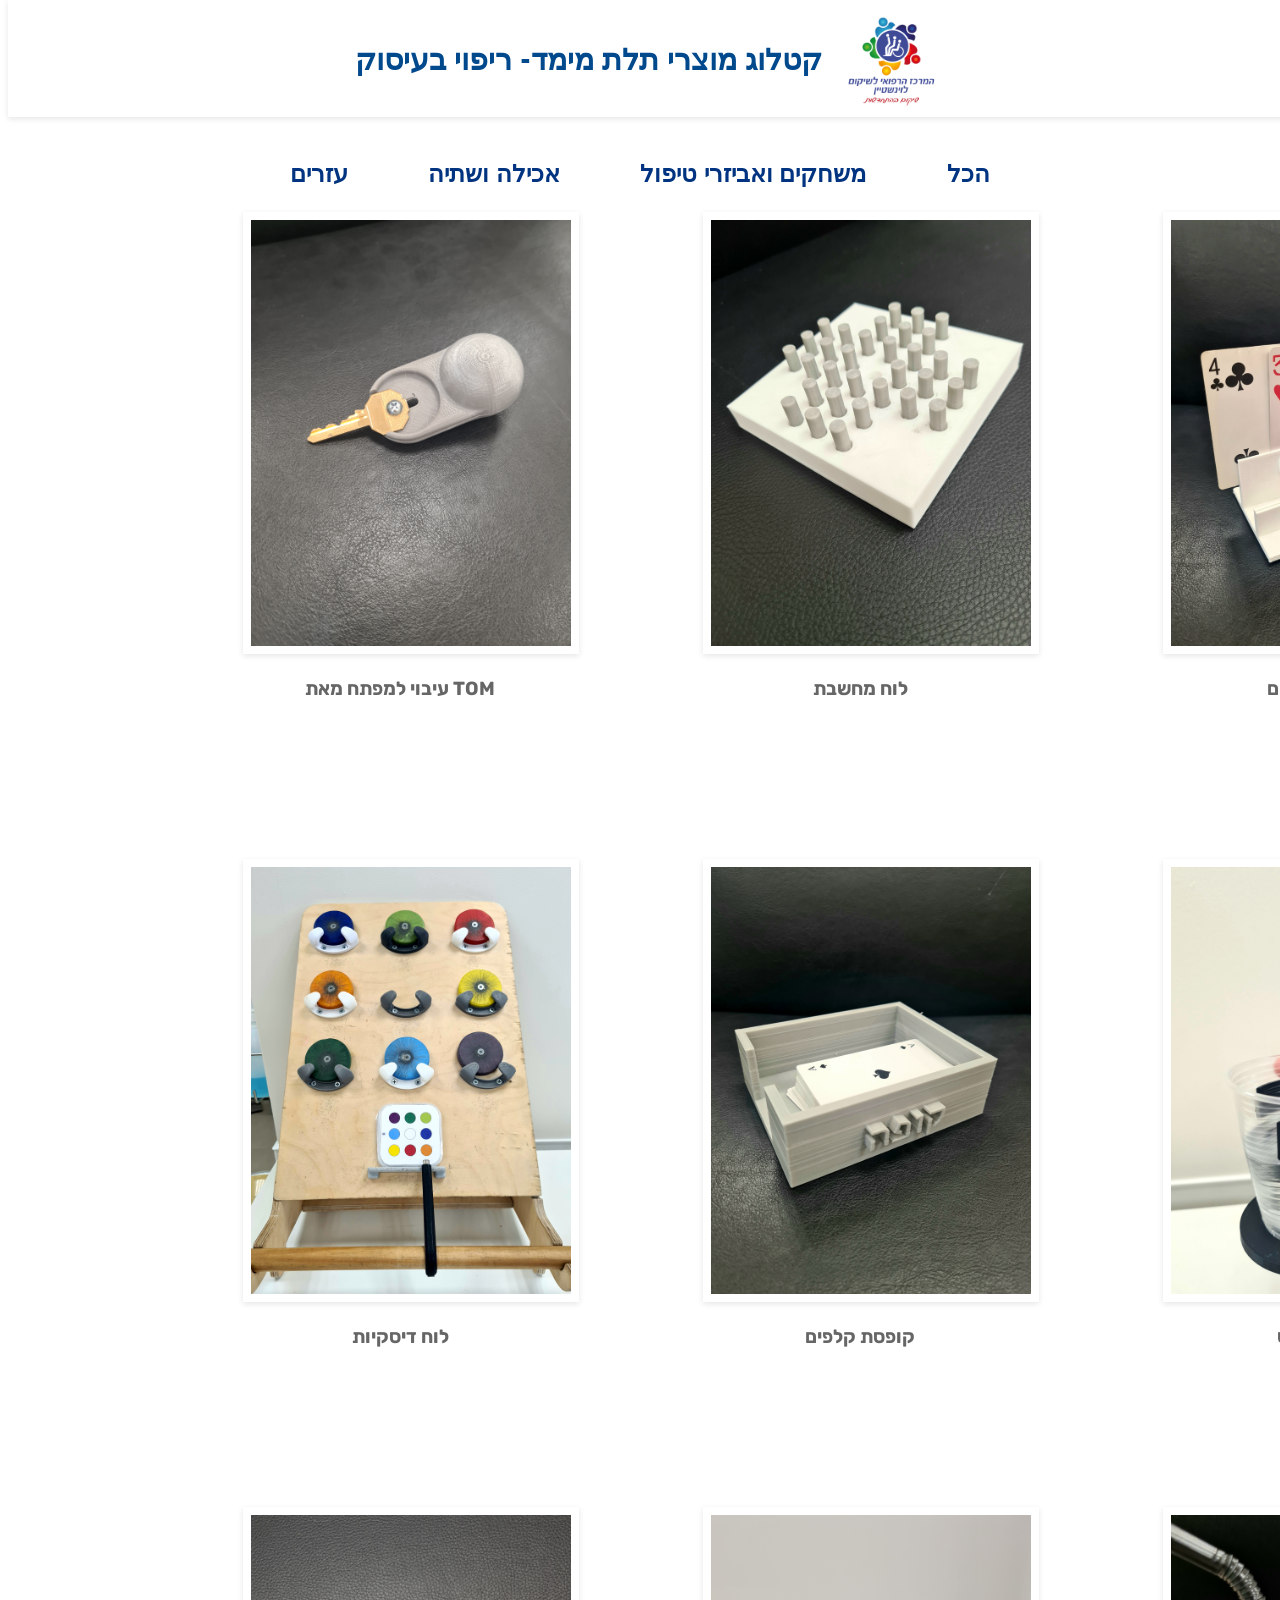
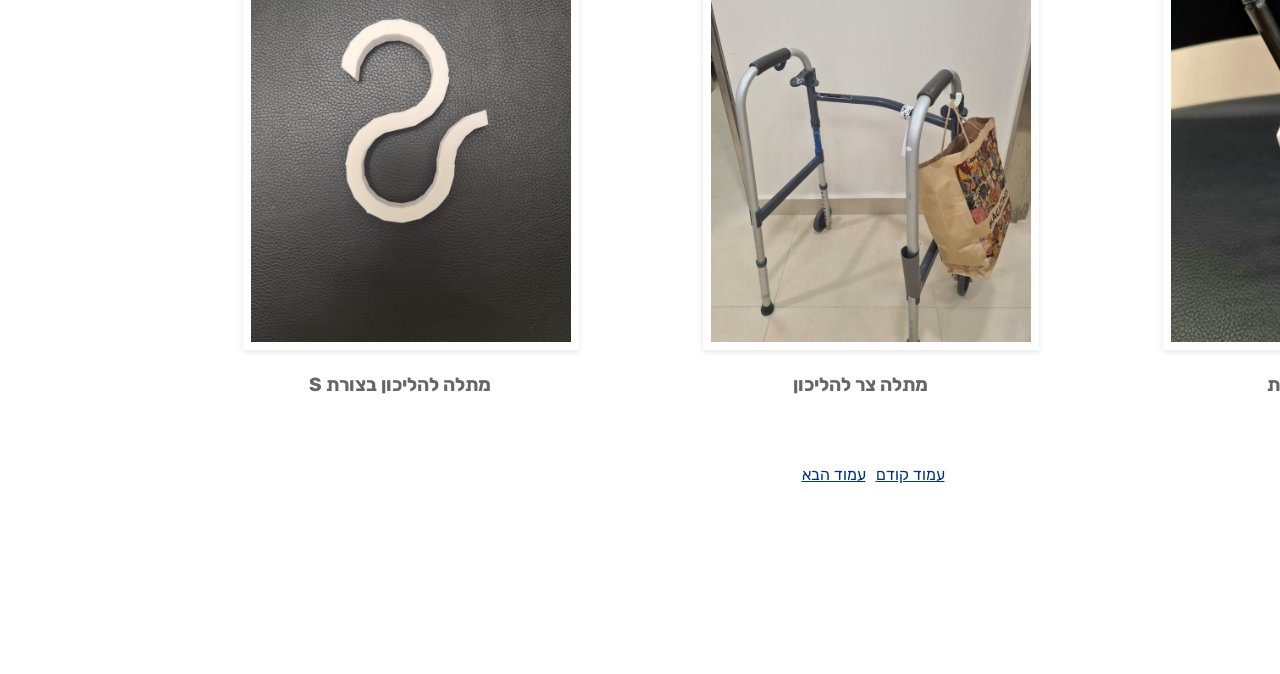
<file: index.html>
<!DOCTYPE html>
<html lang="en">
<head>
    <meta charset="UTF-8">
    <meta name="viewport" content="width=device-width, initial-scale=1.0">
    <link rel="stylesheet" type="text/css" href="styles.css">
    <title>Medical Products</title>
    <link rel="preconnect" href="https://fonts.googleapis.com">
    <link rel="preconnect" href="https://fonts.gstatic.com" crossorigin>
    <link href="https://fonts.googleapis.com/css2?family=Montserrat:wght@200&family=PT+Sans&family=Rubik:wght@300&display=swap" rel="stylesheet">
   
  
</head>
<body >
    <div id = "banner">
        <h1 id = headline>קטלוג מוצרי תלת מימד- ריפוי בעיסוק</h1>
        <img id = "logo" src = "Logo.png" alt="Levinstein Logo">
    </div>



    <div id="category-nav">
        <div class="category-item-container">
            <li class="category-item" data-category="עזרים">עזרים</li>
          </div>
        <div class="category-item-container">
          <li class="category-item" data-category="אכילה ושתיה">אכילה ושתיה</li>
        </div>
        <div class="category-item-container">
          <li class="category-item" data-category="משחקים ואביזרי טיפול">משחקים ואביזרי טיפול</li>
        </div>
        <div class="category-item-container">
          <li class="category-item" data-category="הכל">הכל</li>
        </div>
      </div>
      
      <div class="cataloug">
        <div class="image-container0">
          <a href="product.html">
          <img class = image id = "image0" src="white.jpg" alt="Image 0">
          </a>
            <div class ="description">
              <a href="product.html">
                <p class = "nameOfProduct" id = name-bellow-image0></p>
              </a>
            </div>
        </div>

        <div class="image-container1">
            <a href="product.html">
            <img class = image id = "image1" src="white.jpg" alt="Image 1">
            </a>
              <div class ="description">
                <a href="product.html">
                  <p class = "nameOfProduct" id = name-bellow-image1></p>
                </a>
              </div>
        </div>

        <div class="image-container2">
            <a href="product.html">
            <img class = image id = "image2" src="white.jpg" alt="Image 1">
            </a>
              <div class ="description">
                <a href="product.html">
                  <p class = "nameOfProduct" id = name-bellow-image2></p>
                </a>
              </div>
        </div>

        <div class="image-container3">
            <a href="product.html">
            <img class = image id = "image3" src="white.jpg" alt="Image 1">
            </a>
              <div class ="description">
                <a href="product.html">
                  <p class = "nameOfProduct" id = name-bellow-image3></p>
                </a>
              </div>
        </div>

        <div class="image-container4">
          <a href="product.html">
            <img class = image id = "image4" src="white.jpg" alt="Image 1">
          </a>
              <div class ="description">
                <a href="product.html">
                <p class = "nameOfProduct" id = name-bellow-image4></p>
              </a>
              </div>
        </div>

        <div class="image-container5">
          <a href="product.html">
            <img class = image id = "image5" src="white.jpg" alt="Image 1">
          </a>
              <div class ="description">
                <a href="product.html">
                  <p class = "nameOfProduct" id = name-bellow-image5></p>
                </a>
              </div>
        </div>

        <div class="image-container6">
          <a href="product.html">
            <img class = image id = "image6" src="white.jpg" alt="Image 1">
          </a>
              <div class ="description">
                <a href="product.html">
                  <p class = "nameOfProduct" id = name-bellow-image6></p>
                </a>
              </div>
        </div>

         <div class="image-container7">
          <a href="product.html">
            <img class = image id = "image7" src="white.jpg" alt="Image 1">
          </a>
              <div class ="description">
                <a href="product.html">
                  <p class = "nameOfProduct" id = name-bellow-image7></p>
                </a>
              </div>
        </div>

        <div class="image-container8">
          <a href="product.html">
          <img class = image id = "image8" src="white.jpg" alt="Image 1">
          </a>
            <div class ="description">
              <a href="product.html">
                <p class = "nameOfProduct" id = name-bellow-image8></p>
              </a>
            </div>
      </div>
       
        <div class="navigation">
          <a id="next">עמוד הבא</a>
          <a id="prev">עמוד קודם</a>
        </div>

      </div><!-- end .cataloug -->

    <script src = "script.js"></script>
</body>
</html>
</file>
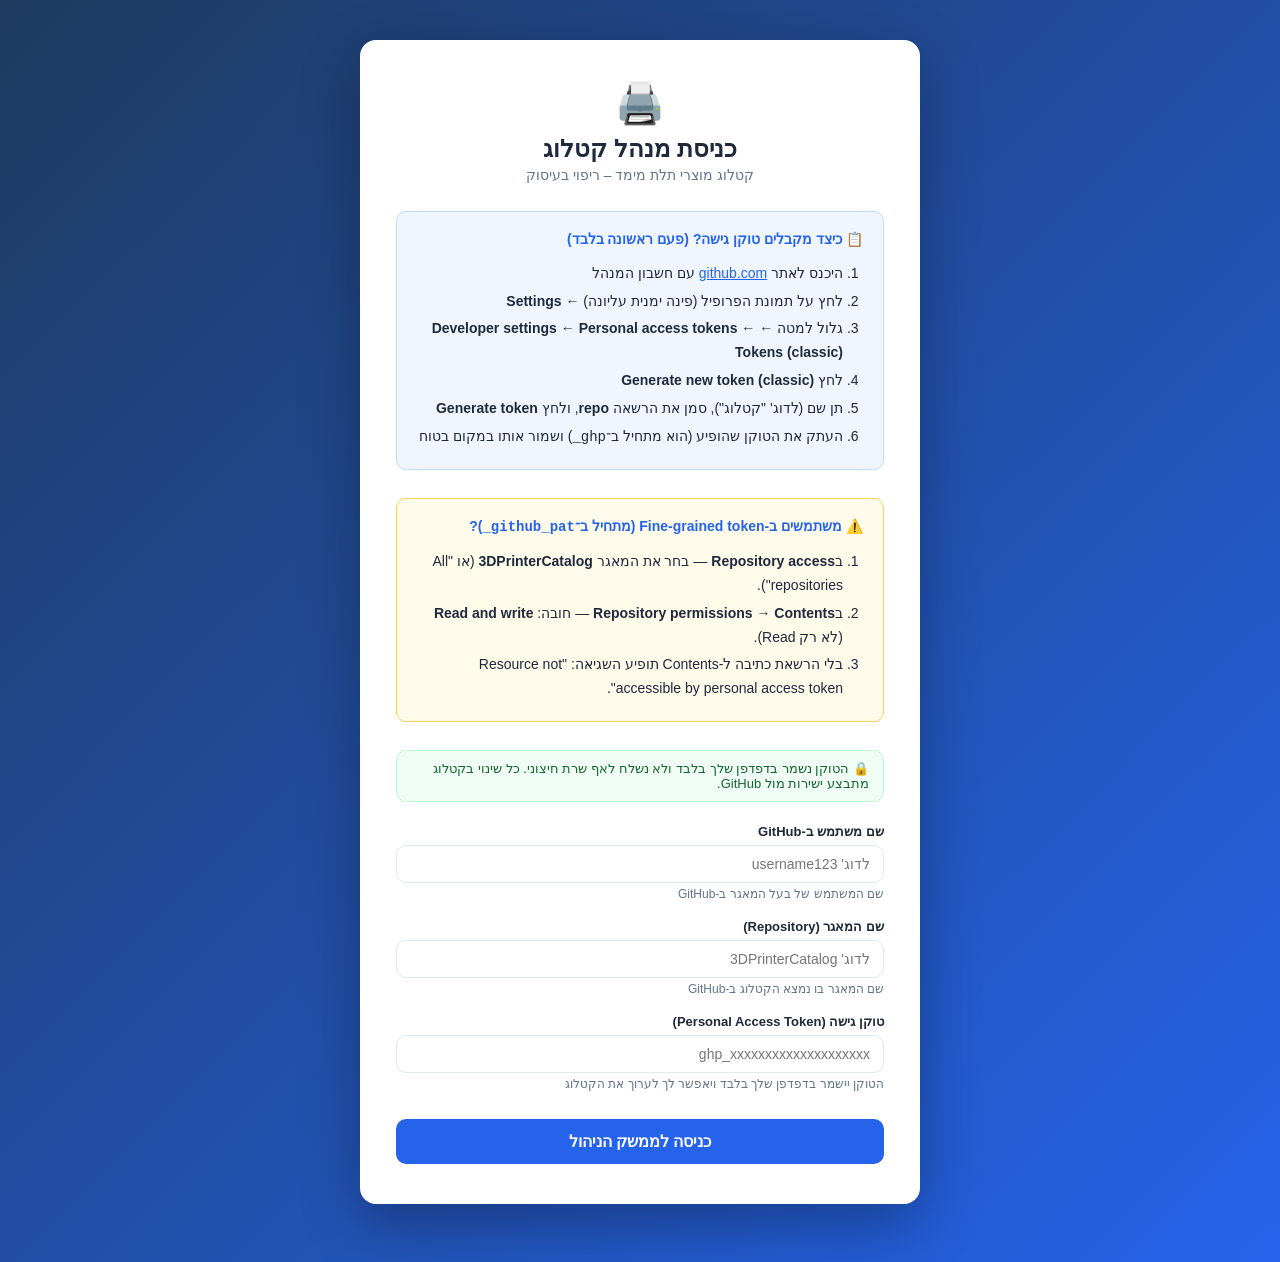
<file: admin.html>
<!DOCTYPE html>
<html lang="he" dir="rtl">
<head>
    <meta charset="UTF-8" />
    <meta name="viewport" content="width=device-width, initial-scale=1.0" />
    <title>ניהול הקטלוג</title>
    <style>
        *, *::before, *::after { box-sizing: border-box; margin: 0; padding: 0; }

        :root {
            --primary: #2563eb;
            --primary-dark: #1d4ed8;
            --danger: #dc2626;
            --danger-dark: #b91c1c;
            --success: #16a34a;
            --bg: #f1f5f9;
            --card: #ffffff;
            --border: #e2e8f0;
            --text: #1e293b;
            --muted: #64748b;
            --radius: 10px;
        }

        body {
            font-family: 'Segoe UI', Arial, sans-serif;
            background: var(--bg);
            color: var(--text);
            min-height: 100vh;
            direction: rtl;
        }

        .hidden { display: none !important; }

        /* ── Loading Overlay ─────────────────────────────────── */
        #loadingOverlay {
            position: fixed; inset: 0;
            background: rgba(0,0,0,0.45);
            display: flex; align-items: center; justify-content: center;
            z-index: 9999;
        }
        .spinner {
            width: 52px; height: 52px;
            border: 5px solid rgba(255,255,255,0.3);
            border-top-color: #fff;
            border-radius: 50%;
            animation: spin 0.8s linear infinite;
        }
        .spinner-label {
            color: #fff; margin-top: 14px; font-size: 15px;
        }
        .spinner-wrap { text-align: center; }
        @keyframes spin { to { transform: rotate(360deg); } }

        /* ── Toast ──────────────────────────────────────────── */
        .toast {
            position: fixed; bottom: 24px; left: 50%; transform: translateX(-50%);
            padding: 13px 28px; border-radius: var(--radius);
            color: #fff; font-size: 15px; font-weight: 600;
            z-index: 9998; box-shadow: 0 4px 20px rgba(0,0,0,0.2);
            transition: opacity 0.4s;
        }
        .toast-success { background: var(--success); }
        .toast-error   { background: var(--danger); }

        /* ── Login Screen ───────────────────────────────────── */
        #loginScreen {
            min-height: 100vh;
            display: flex; align-items: flex-start; justify-content: center;
            padding: 40px 16px 60px;
            background: linear-gradient(135deg, #1e3a5f 0%, #2563eb 100%);
        }
        .login-card {
            background: var(--card);
            border-radius: 16px;
            padding: 40px 36px;
            max-width: 560px; width: 100%;
            box-shadow: 0 20px 60px rgba(0,0,0,0.3);
        }
        .login-logo {
            font-size: 40px; text-align: center; margin-bottom: 8px;
        }
        .login-card h1 {
            text-align: center; font-size: 24px; margin-bottom: 4px; color: var(--text);
        }
        .login-subtitle {
            text-align: center; color: var(--muted); margin-bottom: 28px; font-size: 14px;
        }
        .instructions-box {
            background: #eff6ff;
            border: 1px solid #bfdbfe;
            border-radius: var(--radius);
            padding: 16px 20px;
            margin-bottom: 28px;
            font-size: 14px;
            line-height: 1.7;
        }
        .instructions-box h3 {
            font-size: 14px; margin-bottom: 10px; color: var(--primary);
        }
        .instructions-box ol { padding-right: 20px; }
        .instructions-box li { margin-bottom: 4px; }
        .instructions-box a { color: var(--primary); }
        .security-note {
            background: #f0fdf4;
            border: 1px solid #bbf7d0;
            border-radius: var(--radius);
            padding: 10px 14px;
            font-size: 13px;
            color: #166534;
            margin-bottom: 22px;
        }

        /* ── Forms (shared) ─────────────────────────────────── */
        .field { margin-bottom: 18px; }
        .field label {
            display: block; font-size: 13px; font-weight: 600;
            margin-bottom: 6px; color: var(--text);
        }
        .field small {
            display: block; font-size: 12px; color: var(--muted); margin-top: 4px;
        }
        input[type="text"], input[type="password"], textarea, select {
            width: 100%; padding: 10px 13px;
            border: 1.5px solid var(--border); border-radius: var(--radius);
            font-size: 14px; font-family: inherit; color: var(--text);
            background: #fff; direction: rtl;
            transition: border-color 0.2s;
        }
        input:focus, textarea:focus, select:focus {
            outline: none; border-color: var(--primary);
        }
        textarea { resize: vertical; min-height: 90px; }

        .btn {
            display: inline-flex; align-items: center; justify-content: center;
            gap: 6px; padding: 10px 20px; border-radius: var(--radius);
            font-size: 14px; font-weight: 600; cursor: pointer;
            border: none; transition: background 0.2s, transform 0.1s;
        }
        .btn:active { transform: scale(0.97); }
        .btn-primary { background: var(--primary); color: #fff; }
        .btn-primary:hover { background: var(--primary-dark); }
        .btn-danger  { background: var(--danger);  color: #fff; }
        .btn-danger:hover  { background: var(--danger-dark); }
        .btn-ghost   { background: transparent; color: var(--muted); border: 1.5px solid var(--border); }
        .btn-ghost:hover   { background: var(--bg); }
        .btn-full { width: 100%; padding: 13px; font-size: 16px; }

        .error-msg {
            background: #fef2f2; border: 1px solid #fecaca;
            color: var(--danger); border-radius: var(--radius);
            padding: 10px 14px; font-size: 13px; margin-top: 12px;
        }

        /* ── Main Screen ────────────────────────────────────── */
        #mainScreen { min-height: 100vh; display: flex; flex-direction: column; }

        header {
            background: var(--primary);
            color: #fff;
            padding: 0 28px;
            height: 60px;
            display: flex; align-items: center; justify-content: space-between;
            box-shadow: 0 2px 8px rgba(0,0,0,0.15);
            position: sticky; top: 0; z-index: 100;
        }
        .header-left { display: flex; align-items: center; gap: 14px; }
        header h1 { font-size: 18px; font-weight: 700; }
        .repo-label {
            background: rgba(255,255,255,0.2);
            padding: 3px 10px; border-radius: 20px;
            font-size: 12px; font-family: monospace;
        }

        main { flex: 1; padding: 28px; max-width: 1200px; margin: 0 auto; width: 100%; }

        .toolbar {
            display: flex; align-items: center; justify-content: space-between;
            margin-bottom: 24px; flex-wrap: wrap; gap: 12px;
        }
        .product-count { font-size: 14px; color: var(--muted); }

        .product-grid {
            display: grid;
            grid-template-columns: repeat(auto-fill, minmax(300px, 1fr));
            gap: 18px;
        }
        .empty-state {
            grid-column: 1/-1; text-align: center;
            color: var(--muted); font-size: 16px; padding: 60px 0;
        }

        .product-card {
            background: var(--card);
            border: 1.5px solid var(--border);
            border-radius: var(--radius);
            display: flex; gap: 14px; padding: 14px;
            box-shadow: 0 1px 4px rgba(0,0,0,0.06);
            transition: box-shadow 0.2s;
        }
        .product-card:hover { box-shadow: 0 4px 16px rgba(0,0,0,0.1); }
        .product-thumb {
            flex-shrink: 0; width: 80px; height: 80px;
            border-radius: 8px; overflow: hidden;
            background: var(--bg);
        }
        .product-thumb img {
            width: 100%; height: 100%; object-fit: cover;
        }
        .product-info { flex: 1; min-width: 0; }
        .product-info strong { display: block; font-size: 15px; margin-bottom: 4px; }
        .category-badge {
            display: inline-block;
            background: #dbeafe; color: #1e40af;
            font-size: 11px; font-weight: 600;
            padding: 2px 8px; border-radius: 20px; margin-bottom: 6px;
        }
        .product-desc-preview {
            font-size: 12px; color: var(--muted); line-height: 1.5;
        }
        .card-imgs-count { font-size: 11px; color: var(--muted); margin-top: 5px; }
        .product-actions {
            display: flex; flex-direction: column; gap: 8px;
            justify-content: center;
        }
        .btn-edit {
            padding: 6px 12px; border-radius: 7px;
            background: #eff6ff; color: var(--primary);
            border: 1.5px solid #bfdbfe; cursor: pointer;
            font-size: 13px; font-weight: 600;
            transition: background 0.2s;
        }
        .btn-edit:hover { background: #dbeafe; }
        .btn-del {
            padding: 6px 12px; border-radius: 7px;
            background: #fef2f2; color: var(--danger);
            border: 1.5px solid #fecaca; cursor: pointer;
            font-size: 13px; font-weight: 600;
            transition: background 0.2s;
        }
        .btn-del:hover { background: #fee2e2; }

        /* ── Modal ──────────────────────────────────────────── */
        .modal-wrap {
            position: fixed; inset: 0; z-index: 500;
            display: flex; align-items: flex-start; justify-content: center;
            padding: 40px 16px;
        }
        .modal-backdrop {
            position: fixed; inset: 0;
            background: rgba(0,0,0,0.5); backdrop-filter: blur(2px);
        }
        .modal-panel {
            position: relative; z-index: 1;
            background: var(--card);
            border-radius: 16px;
            width: 100%; max-width: 560px;
            max-height: 90vh; overflow-y: auto;
            padding: 32px 28px;
            box-shadow: 0 20px 60px rgba(0,0,0,0.3);
        }
        .modal-panel h2 { font-size: 20px; margin-bottom: 24px; }

        .category-row {
            display: flex; gap: 10px; align-items: center;
        }
        .category-row select { flex: 1; }
        .new-cat-row {
            display: flex; gap: 8px; margin-top: 10px;
        }
        .new-cat-row input { flex: 1; }

        .img-section-label {
            font-size: 13px; font-weight: 600; margin-bottom: 8px; color: var(--text);
        }
        .img-chips { display: flex; flex-wrap: wrap; gap: 8px; margin-bottom: 12px; }
        .img-chip {
            display: flex; align-items: center; gap: 6px;
            background: var(--bg); border: 1.5px solid var(--border);
            border-radius: 8px; padding: 5px 8px;
        }
        .img-chip img {
            width: 36px; height: 36px; object-fit: cover;
            border-radius: 5px; background: #e2e8f0;
        }
        .img-chip-name {
            font-size: 11px; color: var(--muted); max-width: 120px;
            overflow: hidden; text-overflow: ellipsis; white-space: nowrap;
        }
        .img-chip-remove {
            background: none; border: none; cursor: pointer;
            color: var(--danger); font-size: 18px; line-height: 1;
            padding: 0 2px; font-weight: bold;
        }
        .img-chip-remove:hover { color: var(--danger-dark); }
        .no-imgs-note { font-size: 13px; color: var(--muted); margin-bottom: 10px; }
        .new-imgs-title {
            font-size: 12px; font-weight: 600; color: var(--primary);
            margin: 12px 0 8px;
        }

        .upload-btn-label {
            display: inline-flex; align-items: center; gap: 6px;
            background: var(--bg); border: 1.5px dashed var(--border);
            border-radius: var(--radius); padding: 9px 16px;
            cursor: pointer; font-size: 13px; font-weight: 600; color: var(--primary);
            transition: background 0.2s, border-color 0.2s;
        }
        .upload-btn-label:hover { background: #eff6ff; border-color: var(--primary); }

        .modal-footer {
            display: flex; gap: 10px; justify-content: flex-end;
            margin-top: 28px; padding-top: 20px;
            border-top: 1px solid var(--border);
        }

        /* ── Confirm Dialog ─────────────────────────────────── */
        .confirm-panel {
            position: relative; z-index: 1;
            background: var(--card); border-radius: 14px;
            padding: 32px 28px; max-width: 400px; width: 100%;
            box-shadow: 0 20px 60px rgba(0,0,0,0.3);
            text-align: center;
        }
        .confirm-panel p { font-size: 16px; margin-bottom: 24px; line-height: 1.6; }
        .confirm-panel strong { color: var(--danger); }
        .confirm-btns { display: flex; gap: 12px; justify-content: center; }

        @media (max-width: 600px) {
            .login-card { padding: 28px 18px; }
            main { padding: 16px; }
            .modal-panel { padding: 22px 16px; }
            header { padding: 0 14px; }
            header h1 { font-size: 15px; }
            .repo-label { display: none; }
        }
    </style>
</head>
<body>

<!-- ── Loading Overlay ──────────────────────────────────────── -->
<div id="loadingOverlay" class="hidden">
    <div class="spinner-wrap">
        <div class="spinner"></div>
        <p class="spinner-label">אנא המתן...</p>
    </div>
</div>

<!-- ── Toast ────────────────────────────────────────────────── -->
<div id="toast" class="toast toast-success hidden"></div>

<!-- ══════════════════════════════════════════════════════════
     LOGIN SCREEN
═══════════════════════════════════════════════════════════ -->
<div id="loginScreen">
    <div class="login-card">
        <div class="login-logo">🖨️</div>
        <h1>כניסת מנהל קטלוג</h1>
        <p class="login-subtitle">קטלוג מוצרי תלת מימד – ריפוי בעיסוק</p>

        <div class="instructions-box">
            <h3>📋 כיצד מקבלים טוקן גישה? (פעם ראשונה בלבד)</h3>
            <ol>
                <li>היכנס לאתר <a href="https://github.com" target="_blank">github.com</a> עם חשבון המנהל</li>
                <li>לחץ על תמונת הפרופיל (פינה ימנית עליונה) ← <strong>Settings</strong></li>
                <li>גלול למטה ← <strong>Developer settings</strong> ← <strong>Personal access tokens</strong> ← <strong>Tokens (classic)</strong></li>
                <li>לחץ <strong>Generate new token (classic)</strong></li>
                <li>תן שם (לדוג' "קטלוג"), סמן את הרשאה <strong>repo</strong>, ולחץ <strong>Generate token</strong></li>
                <li>העתק את הטוקן שהופיע (הוא מתחיל ב־<code>ghp_</code>) ושמור אותו במקום בטוח</li>
            </ol>
        </div>

        <div class="instructions-box" style="background:#fffbeb; border-color:#fcd34d;">
            <h3>⚠️ משתמשים ב-Fine-grained token (מתחיל ב־<code>github_pat_</code>)?</h3>
            <ol style="margin-top:8px;">
                <li>ב<strong>Repository access</strong> — בחר את המאגר <strong>3DPrinterCatalog</strong> (או &quot;All repositories&quot;).</li>
                <li>ב<strong>Repository permissions</strong> → <strong>Contents</strong> — חובה: <strong>Read and write</strong> (לא רק Read).</li>
                <li>בלי הרשאת כתיבה ל-Contents תופיע השגיאה: &quot;Resource not accessible by personal access token&quot;.</li>
            </ol>
        </div>

        <div class="security-note">
            🔒 הטוקן נשמר בדפדפן שלך בלבד ולא נשלח לאף שרת חיצוני. כל שינוי בקטלוג מתבצע ישירות מול GitHub.
        </div>

        <form id="loginForm">
            <div class="field">
                <label>שם משתמש ב-GitHub</label>
                <input id="ownerInput" type="text" placeholder="לדוג' username123" autocomplete="username" required />
                <small>שם המשתמש של בעל המאגר ב-GitHub</small>
            </div>
            <div class="field">
                <label>שם המאגר (Repository)</label>
                <input id="repoInput" type="text" placeholder="לדוג' 3DPrinterCatalog" required />
                <small>שם המאגר בו נמצא הקטלוג ב-GitHub</small>
            </div>
            <div class="field">
                <label>טוקן גישה (Personal Access Token)</label>
                <input id="tokenInput" type="password" placeholder="ghp_xxxxxxxxxxxxxxxxxxxx" autocomplete="current-password" required />
                <small>הטוקן יישמר בדפדפן שלך בלבד ויאפשר לך לערוך את הקטלוג</small>
            </div>

            <div id="loginError" class="error-msg hidden"></div>

            <button type="submit" class="btn btn-primary btn-full" style="margin-top: 10px;">
                כניסה לממשק הניהול
            </button>
        </form>
    </div>
</div>

<!-- ══════════════════════════════════════════════════════════
     MAIN SCREEN
═══════════════════════════════════════════════════════════ -->
<div id="mainScreen" class="hidden">
    <header>
        <div class="header-left">
            <h1>🖨️ ניהול קטלוג</h1>
            <span class="repo-label" id="repoLabel"></span>
        </div>
        <button class="btn btn-ghost" style="color:#fff; border-color:rgba(255,255,255,0.4);" onclick="logout()">
            התנתק
        </button>
    </header>

    <main>
        <div class="toolbar">
            <button class="btn btn-primary" onclick="openAddModal()">
                ＋ הוסף מוצר חדש
            </button>
            <span class="product-count" id="productCount"></span>
        </div>

        <div id="productGrid" class="product-grid"></div>
    </main>
</div>

<!-- ══════════════════════════════════════════════════════════
     PRODUCT MODAL (Add / Edit)
═══════════════════════════════════════════════════════════ -->
<div id="productModal" class="modal-wrap hidden">
    <div class="modal-backdrop" onclick="closeModal()"></div>
    <div class="modal-panel">
        <h2 id="modalTitle">הוסף מוצר חדש</h2>

        <form id="productForm">
            <div class="field">
                <label>שם המוצר *</label>
                <input id="fName" type="text" placeholder="לדוג' מחזיק כוס" required />
            </div>

            <div class="field">
                <label>תיאור המוצר *</label>
                <textarea id="fDesc" placeholder="תיאור מפורט של המוצר, גדלים, שימושים..."></textarea>
            </div>

            <div class="field">
                <label>קטגוריה *</label>
                <div class="category-row">
                    <select id="fCategory"></select>
                    <button type="button" class="btn btn-ghost" style="white-space:nowrap;" onclick="toggleNewCat()">+ חדשה</button>
                </div>
                <div id="newCatRow" class="new-cat-row hidden">
                    <input id="fNewCat" type="text" placeholder="שם הקטגוריה החדשה..."
                        onkeydown="if(event.key==='Enter'){event.preventDefault();confirmNewCat();}" />
                    <button type="button" class="btn btn-primary" onclick="confirmNewCat()">אשר</button>
                </div>
            </div>

            <div class="field">
                <p class="img-section-label">תמונות קיימות</p>
                <div id="existingImgList" class="img-chips"></div>

                <label class="upload-btn-label" style="margin-top:8px;">
                    📎 הוסף תמונות חדשות
                    <input id="imgInput" type="file" accept="image/*" multiple
                        style="display:none" onchange="handleImgSelect(event)" />
                </label>

                <div id="newImgTitle" class="new-imgs-title hidden">תמונות חדשות להעלאה:</div>
                <div id="newImgList" class="img-chips" style="margin-top:0;"></div>
            </div>

            <div class="modal-footer">
                <button type="button" class="btn btn-ghost" onclick="closeModal()">ביטול</button>
                <button type="submit" class="btn btn-primary" id="submitBtn">שמור</button>
            </div>
        </form>
    </div>
</div>

<!-- ══════════════════════════════════════════════════════════
     DELETE CONFIRM DIALOG
═══════════════════════════════════════════════════════════ -->
<div id="confirmDialog" class="modal-wrap hidden">
    <div class="modal-backdrop" onclick="closeConfirm()"></div>
    <div class="confirm-panel">
        <p>האם אתה בטוח שברצונך למחוק את המוצר<br /><strong id="deleteProductName"></strong>?</p>
        <p style="font-size:13px; color:#64748b; margin-bottom:16px;">לא ניתן לבטל פעולה זו.</p>
        <label style="display:flex;align-items:center;gap:8px;justify-content:center;font-size:13px;margin-bottom:20px;cursor:pointer;">
            <input type="checkbox" id="deleteImagesCheckbox" checked style="width:16px;height:16px;cursor:pointer;" />
            מחק גם את קבצי התמונות מהמאגר
        </label>
        <div class="confirm-btns">
            <button class="btn btn-ghost" onclick="closeConfirm()">ביטול</button>
            <button class="btn btn-danger" onclick="confirmDelete()">כן, מחק</button>
        </div>
    </div>
</div>

<script src="admin.js"></script>
</body>
</html>
</file>
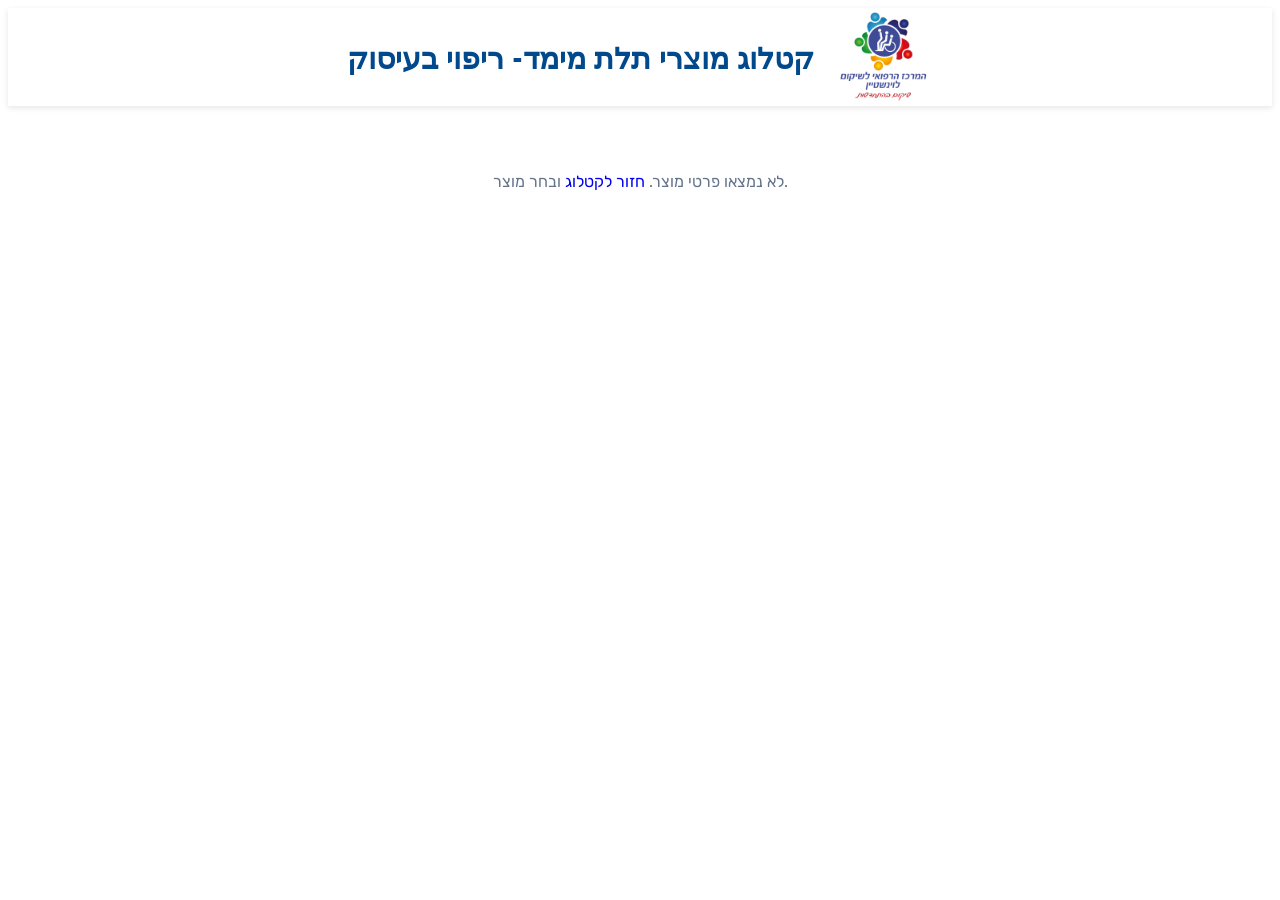
<file: product.html>
<!DOCTYPE html>
<html lang="en">
<head>
    <meta charset="UTF-8">
    <meta name="viewport" content="width=device-width, initial-scale=1.0">
    <link rel="stylesheet" type="text/css" href="styles.css">
    <title>Product</title>
    <link rel="preconnect" href="https://fonts.googleapis.com">
    <link rel="preconnect" href="https://fonts.gstatic.com" crossorigin>
    <link href="https://fonts.googleapis.com/css2?family=Montserrat:wght@200&family=PT+Sans&family=Rubik:wght@300&display=swap" rel="stylesheet">
    <link rel="preconnect" href="https://fonts.googleapis.com">
    <link rel="preconnect" href="https://fonts.gstatic.com" crossorigin>
    <link href="https://fonts.googleapis.com/css2?family=Montserrat:wght@200&family=PT+Sans&family=Rubik:wght@300&family=Secular+One&display=swap" rel="stylesheet">

</head>
<body id="body-product">
    <div id = "banner-product">
        <h1 id = headline>קטלוג מוצרי תלת מימד- ריפוי בעיסוק</h1>
        <img id = "logo" src = "Logo.png" alt="Levinstein Logo">
    </div>
    <div id = "product-container"> </div>
   
    <p id="product-full-description">full Description</p>
    

    <script>
        const productContainer = document.getElementById('product-container');
        const productFullDescription = document.getElementById('product-full-description');

        let clickedImageSrcs = null;
        try {
            const raw = localStorage.getItem('clickedImageSrc');
            if (raw) clickedImageSrcs = JSON.parse(raw);
        } catch (e) {
            console.error('שגיאה בטעינת נתוני מוצר:', e);
        }

        const clickedImageFullDescription = localStorage.getItem('clickedImageFullDescription');

        if (clickedImageSrcs && clickedImageSrcs.length > 0) {
            clickedImageSrcs.forEach(imageSrc => {
                const imgElement = document.createElement('img');
                imgElement.src = imageSrc;
                imgElement.alt = 'Product Image';
                imgElement.classList.add('product-image');
                productContainer.appendChild(imgElement);
            });
        } else {
            productContainer.innerHTML =
                '<p style="color:#64748b;text-align:center;padding:40px 0">לא נמצאו פרטי מוצר. <a href="index.html">חזור לקטלוג</a> ובחר מוצר.</p>';
        }

        productFullDescription.textContent = clickedImageFullDescription || '';
    </script>
   
</body>
</html>
</file>
<file: styles.css>
body{
  background-color: #ffffff;
  font-family: 'Montserrat', sans-serif;
  font-family: 'PT Sans', sans-serif;
  font-family: 'Rubik', sans-serif;
}
a {
  text-decoration: none;
}

#banner {
  position: fixed;
  display: flex;
  z-index: 100;
  background-color: white;
  justify-content: center; /* Center horizontally */
  top: 0;
  width: 100%;
  height: 13%;
  box-shadow: 0 2px 6px rgba(0, 0, 0, 0.1);

  align-items: center; /* Center vertically */
}

#headline {
  
  font-family: 'Montserrat', sans-serif;
  font-family: 'PT Sans', sans-serif;
  letter-spacing: 0px;

  color: rgb(0, 73, 141);
  font-size: 30px;
  margin-right: 20px; /* Adjust the margin value */
}

#logo {
  position: relative;
  width: 100px;
  height: 98px;
  top: 3%;
}



#category-nav {
  position: relative;
  display: flex;
  list-style: none;
  padding: 0;
  margin-top: 160px;
  margin-bottom: -90px;
  justify-content: center;
}

.category-item-container {
  margin: 0 40px;
  position: relative;
}

.category-item {
  display: inline;
  cursor: pointer;
  font-family: 'Arial', sans-serif;
  font-size: 24px;
  font-weight: bold;
  color: #003380;
  text-transform: uppercase;
  text-decoration: none;
  
  letter-spacing: 0px;
  position: relative;
}

/* Create the line effect under the text */
.category-item::before {
  content: "";
  display: block;
  width: 0;
  height: 2px;
  background-color: #015cbe; /* Color of the line */
  position: absolute;
  bottom: -4px; /* Adjust the distance from the text */
  left: 0;
  transition: width 0.3s; /* Add a smooth transition effect */
}

.category-item:hover::before {
  width: 100%; /* Expand the line on hover */
}



.cataloug{
  position: relative;
  display: grid;
  grid-template-columns: repeat(3, 200px);
  grid-auto-flow: dense;
  grid-column-gap: 260px; /* Adjust the value to reduce the spacing between columns */
  grid-row-gap: 140px; /* Adjust the value to reduce the spacing between rows */
  margin: 100px;
  left:135px;
  margin-top: 9%;
}


.image-container{
  display: grid;
  grid-template-rows: 1fr , 1fr;
  width: 350px;
  height: 150px;
  margin-top: 5%;
  text-align: center;

}

.image {
  width: 20rem;
  
  border: 4px solid white;
  padding: 4px;
  box-shadow: 0 2px 6px rgba(0, 5, 0, 0.1);
  cursor: pointer;
  transition: transform 0.2s, box-shadow 0.2s, opacity 1s; /* Combined transitions */
  opacity: 1;
}

.image:hover {
  transform: scale(1.1);
  box-shadow: 0 2px 6px rgba(0, 0, 0, 0.2), 0 0 20px rgba(255, 255, 255, 0.5);
  opacity: 1; /* Ensure opacity change on hover is smooth */
}

.hidden {
  opacity: 0;
}

.hidden {
  opacity: 0;
}

.nameOfProduct{
 
  text-decoration: none;
}


/* Style the category paragraph */
p[id^='name-bellow-image'] {
  position: relative;
  font-weight: bold;
  color: #666;
  font-size: 19px;
  text-align: center;
  width: 250px;
  left: 32px;
}



.navigation {
position: relative;
display: flex;
justify-content: center;
left:530px;
top: -90px;
}

.navigation a {
text-decoration: underline;
cursor: pointer;
border: none;
background: none;
padding: 0 5px;
margin: 0;
color: #003380; /* Change the color */
transition: color 0.3s; /* Add a color transition on hover */
transition: color 0.3s, text-shadow 0.3s; /* Add transition to text-shadow */
}

.navigation a:hover {
color: #001636; /* Change the color on hover */
text-shadow: 1px 1px 2px rgba(0, 0, 0, 0.2); /* Add a subtle shadow on hover */
}




/*RESPONSIVE FOR SMALL SCREENS */
@media screen and (max-width: 767px) {
#banner {
    height: 13%; /* Adjust the height for better visibility on smaller screens */
}

#headline {
    font-size: 19px; /* Decrease font size for better readability on smaller screens */
    letter-spacing: -1px;
   
}

#logo {
    position: relative;
    width: 80px; /* Adjust logo size for smaller screens */
    height: 80px;
    right: 9px;
    margin-left: -10px;
}



#category-nav {
  top: -6px;
  margin-top: 145px;
  margin-bottom: -32px;
  display: flex;
  flex-direction: row; /* Set flex direction to row */
  align-items: center;
  justify-content: center; /* Center items horizontally */;
  position: relative;
  right: 12px;
}

.category-item {
  font-size: 14px;
  text-align: center;
  list-style: none;
  padding: 0px 3px; /* Adjust padding for less space */
  letter-spacing: 0px;
 
}

.category-item-container{
margin: 2px 7px; /* Adjust margin for better spacing (5px top and bottom, 0 left and right) */
left: 15px
}



.cataloug {
position: relative;
left: -1%;
grid-template-columns: repeat(2, 150px); /* Change to 2 columns for smaller screens */
grid-auto-flow: dense;
grid-column-gap: 14%; /* Adjust gap between columns */
grid-row-gap: 3%; /* Adjust gap between rows */
margin: 0%; /* Adjust margin for smaller screens */
margin-top: 14%;

}

.image {
width: 100%; /* Allow images to take up full width within their containers */
height: 68%; /* Allow images to take up full height within their containers */

}


.description{
position: relative;
right: 45%;

}
.navigation {
position: absolute; /* or 'absolute' depending on your layout needs */
display: inline-block;
justify-content: center;
width: 50%;
height: 100px;
left: 108px;
z-index: 999; /* Ensures it's on top of other content */
top: 112%;

}

p{
  font-size: 15px;
}




}

/*RESPONSIVE FOR TABLETS SCREENS */
@media screen and (min-width: 768px) and (max-width: 1024px) {

#banner{
  height: 12%;
}
.cataloug {
  grid-template-columns: repeat(2, 200px); /* Adjust the number of columns for tablets */
  grid-auto-flow: dense;
  grid-column-gap: 100px; /* Adjust the column gap for better spacing on tablets */
  grid-row-gap: 93px; /* Adjust the row gap for better spacing on tablets */
  margin: 50px; /* Adjust the margin for better placement on tablets */
  left: 80px; /* Adjust the left positioning for tablets */
  margin-top: 15%; /* Retaining the same top margin */
  
}

.image {
  width: 15rem; /* Adjust image size for better fit on tablets */
  height: auto; /* Allow the height to adjust proportionally */
}

.image-container {
  width: 250px; /* Adjust container width for tablets */
  height: 150px; /* Adjust container height for tablets */
  margin-top: 10%; /* Adjust the top margin for better positioning */
}

.navigation {
  position: absolute; /* or 'absolute' depending on your layout needs */
  display: inline-block;
  justify-content: center;
  width: 50%;
  height: 100px;
  left: 196px;
  z-index: 999; /* Ensures it's on top of other content */
  top: 105%;
}
.category-item{
  font-size: 20px;

}

.description{
  position: relative;
  right: 15%;
  
  }


}

@media screen and (max-width: 280px){

.navigation {
  position: absolute; /* or 'absolute' depending on your layout needs */
  display: inline-block;
  justify-content: center;
  width: 100%;
  height: 100px;
  left: 140px;
  z-index: 999; /* Ensures it's on top of other content */
  top: 170%;
  
}
}

@media screen and (width: 1180px) and (height: 820px){

#category-nav{

left: 220px;
margin-bottom: -70px;
}
}






/*PRODUCTS HTML CSS */
#body-product {
  display: flex;
  flex-direction: column; /* Stack items vertically */
  align-items: center; /* Center items horizontally */
  row-gap:10px;
}

#banner-product {
  position: relative;
  display: flex;
  z-index: 100;
  background-color: white;
  justify-content: center; /* Center horizontally */
  top: 0;
  width: 100%;
  height: 13%;
  box-shadow: 0 2px 6px rgba(0, 0, 0, 0.1);
  align-items: center; /* Center vertically */
}


#product-container{
  display: flex;
  justify-content: center; /* Center items horizontally */
  align-items: center; /* Center items vertically */
  flex-wrap: wrap; /* Allow items to wrap to the next line */
  position: relative;

}

.product-image {
position: relative;
width:20% ;
margin: 5px; /* Adjust the margin value to reduce space */
display: block; /* Ensures the image does not display inline */
}

#product-full-description {
font-family: 'PT Sans', sans-serif;
font-size: 20px;
color: #333; /* Adjust the color as needed */
text-align: center; /* Center the description text */
}

@media screen and (max-width: 767px) {
.product-image {
  width: 50%; /* Set the width to 100% for responsiveness on small screens */
  margin: 3px;
 
}

}
</file>
